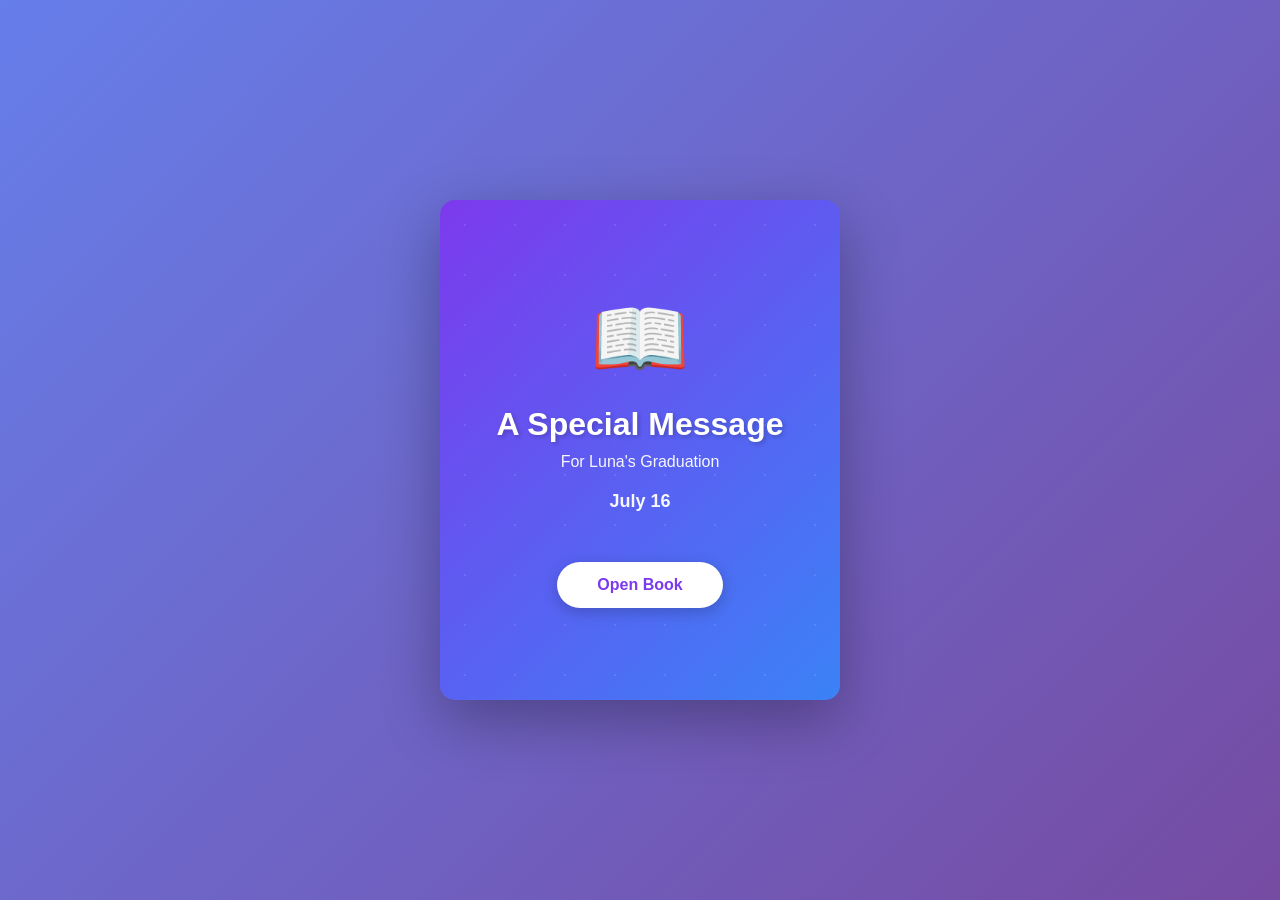
<file: luna-graduation/index.html>
<!DOCTYPE html>
<html lang="en">
<head>
    <meta charset="UTF-8">
    <meta name="viewport" content="width=device-width, initial-scale=1.0">
    <title>Congratulations Luna - Graduation</title>
    <link rel="stylesheet" href="styles.css">
</head>
<body>
    <!-- Book Cover Container -->
    <div class="book-container" id="bookContainer">
        <div class="book">
            <div class="book-cover">
                <div class="cover-content">
                    <h1>📖</h1>
                    <h2>A Special Message</h2>
                    <p>For Luna's Graduation</p>
                    <p class="date">July 16</p>
                    <button class="open-btn" id="openBtn">Open Book</button>
                </div>
            </div>
        </div>
    </div>

    <!-- Message Content -->
    <div class="message-container hidden" id="messageContainer">
        <div class="message-content">
            <button class="close-btn" id="closeBtn">← Back to Book</button>
            
            <div class="message-box">
                <h1 class="title">Congratulations Luna 🎓✨</h1>
                
                <div class="message-text">
                    <p>Hindi ko alam kung paano ko ilalagay lahat ng gusto kong sabihin dahil sobrang proud talaga ako sa'yo. Parang kailan lang, isa lang itong pangarap na unti-unti mong binubuo, tapos ngayon, malapit mo na talagang maabot. Nakakatuwang isipin kung gaano karaming pagod, puyat, stress, pressure, at sacrifices ang pinagdaanan mo para makarating sa puntong ito. At kahit may mga pagkakataong nahirapan ka, napagod ka, o gusto mo nang sumuko, pinili mo pa ring magpatuloy.</p>

                    <p>July will not just be another month for you. Isa itong reminder na kaya mong lampasan ang mga bagay na akala mo noon ay imposible. Every requirement na tinapos mo, every exam na pinaghirapan mo, every challenge na hinarap mo lahat ng iyon naging parte ng journey mo para makarating sa graduation day mo.</p>

                    <p>Sobrang hanga ako sa determination mo. Hindi lang dahil gagraduate ka, kundi dahil nakita ko kung paano mo nilabanan ang mga araw na mahirap. Yung mga panahong walang ibang nakakakita ng effort mo pero me yes i saw. Yung mga araw na pagod ka na pero pinili mong tapusin pa rin ang kailangan mong gawin. Hindi madali ang ginawa mo, at deserve mo lahat ng recognition at success na matatanggap mo.</p>

                    <p>Habang papalapit ang graduation mo, sana maglaan ka rin ng oras para tingnan kung gaano kalayo na ang narating mo. Madalas kasi sobrang focused tayo sa susunod na goal kaya nakakalimutan nating i-celebrate yung mga achievements na meron na tayo ngayon. This is one of those moments na talagang deserve mong ipagmalaki ang sarili mo.</p>

                    <p>At gusto ko ring malaman mo na isa ka rin sa mga dahilan kung bakit hindi ako sumusuko sa pag-aaral ko. Sa tuwing nakikita ko yung sipag, tiyaga, at dedication mo, mas lalo akong nae-engganyo na gawin din ang best ko para maabot ko rin yung mga pangarap ko. Balang araw, alam kong magiging successful din tayo sa sarili nating paraan at dahil sa lahat ng paghihirap at sakripisyong ginagawa natin ngayon. Thank you for always understanding me, lalo na sa mga panahong hindi ko maayos maipaliwanag yung sarili ko. Kung tutuusin, kung wala ka, parang wala rin akong kakampi sa maraming pagkakataon, kaya sobrang thankful ako sa'yo at sa suporta na lagi mong pinaparamdam.</p>

                    <p>I hope you know na maraming opportunities ang naghihintay sa'yo pagkatapos nito. New experiences, new challenges, new people, and new dreams. At kahit nakaka-excite ang future, huwag mong kalimutan na ang dahilan kung bakit ka makakarating doon ay dahil sa taong pinili mong maging ngayon—masipag, matatag, at hindi basta-basta sumusuko.</p>

                    <p>Thank you rin dahil naging inspirasyon ka sa sarili mong paraan. Nakakatuwang makita ang isang taong may pangarap at talagang ginagawa ang lahat para maabot iyon. Hindi lahat ng tao kayang gawin ang ginawa mo, kaya sana huwag mong maliitin ang achievement na ito. Graduation is not just about receiving a diploma. It's about proving to yourself that you can start something difficult and finish it.</p>

                    <p>Sa graduation day mo, sana ngumiti ka nang malaki. Sana ma-enjoy mo ang bawat segundo ng araw na iyon. Take lots of pictures, celebrate with the people who supported you, and cherish the moment. You've earned it.</p>

                    <p>Again, congratulations. I'm genuinely proud of you and everything you've accomplished. This is only the beginning of greater things ahead. Whatever path you choose after graduation, I know you'll do amazing things because you've already proven how strong and capable you are.</p>

                    <p>You did it. And you deserve every bit of success that's coming your way. 🌻🎓✨ So Proud of you. Always. ❤️🥹</p>
                </div>

                <div class="signature">
                    <p>- Yuuta</p>
                </div>
            </div>

            <div class="action-buttons">
                <button class="btn btn-primary" id="celebrateBtn">🎉 Celebrate!</button>
                <button class="btn btn-secondary" id="scrollTopBtn">📖 Back to Top</button>
            </div>
        </div>
    </div>

    <!-- Confetti Container -->
    <div class="confetti-container" id="confettiContainer"></div>

    <script src="script.js"></script>
</body>
</html>
</file>
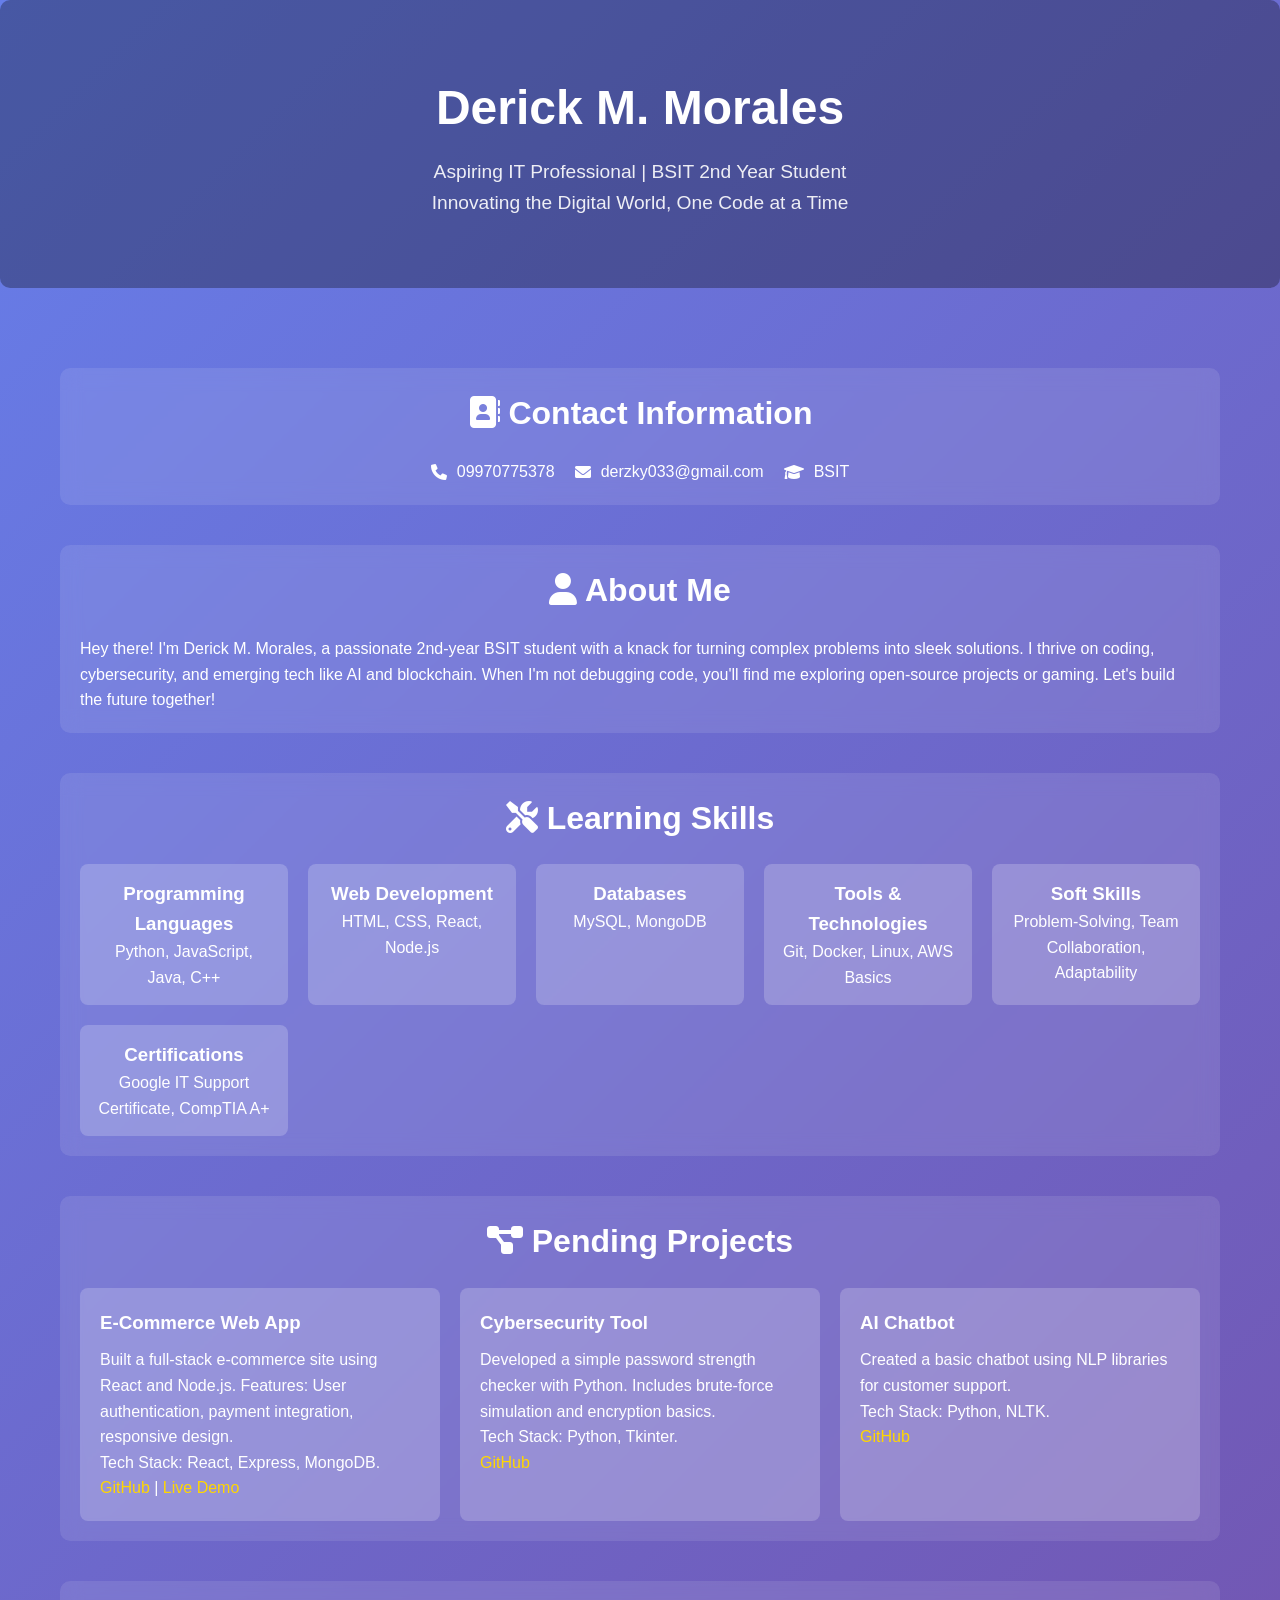
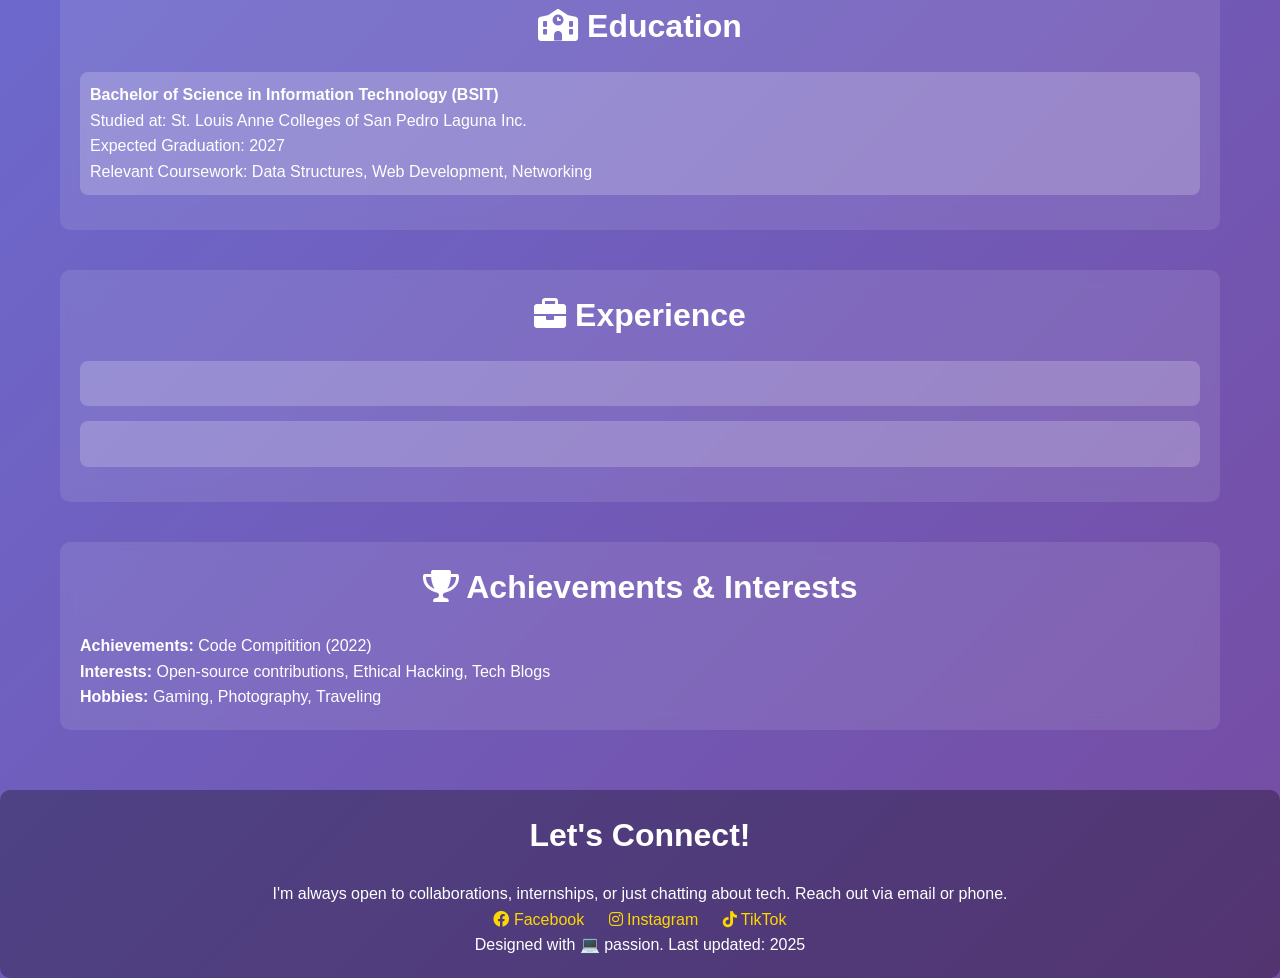
<file: code.html>
<!DOCTYPE html>
<html lang="en">
<head>
    <meta charset="UTF-8">
    <meta name="viewport" content="width=device-width, initial-scale=1.0">
    <title>Susshie's Web - Portfolio</title>
    <link rel="stylesheet" href="https://cdnjs.cloudflare.com/ajax/libs/font-awesome/6.0.0/css/all.min.css">
    <style>
        * {
            margin: 0;
            padding: 0;
            box-sizing: border-box;
        }
        body {
            font-family: 'Arial', sans-serif;
            background: linear-gradient(135deg, #667eea 0%, #764ba2 100%);
            color: #fff;
            line-height: 1.6;
            overflow-x: hidden;
        }
        .container {
            max-width: 1200px;
            margin: 0 auto;
            padding: 20px;
        }
        header {
            text-align: center;
            padding: 50px 0;
            background: rgba(0, 0, 0, 0.3);
            border-radius: 10px;
            margin-bottom: 20px;
        }
        header h1 {
            font-size: 3em;
            margin-bottom: 10px;
        }
        header p {
            font-size: 1.2em;
            opacity: 0.9;
        }
        section {
            margin: 40px 0;
            padding: 20px;
            background: rgba(255, 255, 255, 0.1);
            border-radius: 10px;
            backdrop-filter: blur(10px);
        }
        h2 {
            font-size: 2em;
            margin-bottom: 20px;
            text-align: center;
        }
        .contact {
            display: flex;
            justify-content: center;
            flex-wrap: wrap;
            gap: 20px;
        }
        .contact-item {
            display: flex;
            align-items: center;
            gap: 10px;
        }
        .skills {
            display: grid;
            grid-template-columns: repeat(auto-fit, minmax(200px, 1fr));
            gap: 20px;
        }
        .skill-item {
            background: rgba(255, 255, 255, 0.2);
            padding: 15px;
            border-radius: 8px;
            text-align: center;
        }
        .projects {
            display: grid;
            grid-template-columns: repeat(auto-fit, minmax(300px, 1fr));
            gap: 20px;
        }
        .project-item {
            background: rgba(255, 255, 255, 0.2);
            padding: 20px;
            border-radius: 8px;
        }
        .project-item h3 {
            margin-bottom: 10px;
        }
        .project-item a {
            color: #ffd700;
            text-decoration: none;
        }
        .experience, .education {
            list-style: none;
        }
        .experience li, .education li {
            margin-bottom: 15px;
            padding: 10px;
            background: rgba(255, 255, 255, 0.2);
            border-radius: 8px;
        }
        footer {
            text-align: center;
            padding: 20px;
            background: rgba(0, 0, 0, 0.3);
            border-radius: 10px;
        }
        footer a {
            color: #ffd700;
            margin: 0 10px;
            text-decoration: none;
        }
        @media (max-width: 768px) {
            header h1 {
                font-size: 2em;
            }
            header p {
                font-size: 1em;
            }
            h2 {
                font-size: 1.5em;
            }
            .projects {
                grid-template-columns: 1fr;
            }
            .skills {
                grid-template-columns: 1fr;
            }
            .contact {
                flex-direction: column;
                gap: 15px;
            }
            footer a {
                display: block;
                margin: 10px 0;
            }
        }
        @media (max-width: 480px) {
            header {
                padding: 30px 0;
            }
            header h1 {
                font-size: 1.8em;
            }
            section {
                margin: 20px 0;
                padding: 15px;
            }
            .contact-item {
                font-size: 0.9em;
            }
        }
    </style>
</head>
<body>
    <header>
        <div class="container">
            <h1>Derick M. Morales</h1>
            <p>Aspiring IT Professional | BSIT 2nd Year Student</p>
            <p>Innovating the Digital World, One Code at a Time</p>
        </div>
    </header>

    <main class="container">
        <section id="contact">
            <h2><i class="fas fa-address-book"></i> Contact Information</h2>
            <div class="contact">
                <div class="contact-item">
                    <i class="fas fa-phone"></i>
                    <span>09970775378</span>
                </div>
                <div class="contact-item">
                    <i class="fas fa-envelope"></i>
                    <span>derzky033@gmail.com</span>
                </div>
                <div class="contact-item">
                    <i class="fas fa-graduation-cap"></i>
                    <span>BSIT</span>
                </div>
            </div>
        </section>

        <section id="about">
            <h2><i class="fas fa-user"></i> About Me</h2>
            <p>Hey there! I'm Derick M. Morales, a passionate 2nd-year BSIT student with a knack for turning complex problems into sleek solutions. I thrive on coding, cybersecurity, and emerging tech like AI and blockchain. When I'm not debugging code, you'll find me exploring open-source projects or gaming. Let's build the future together!</p>
        </section>

        <section id="skills">
            <h2><i class="fas fa-tools"></i> Learning Skills</h2>
            <div class="skills">
                <div class="skill-item">
                    <h3>Programming Languages</h3>
                    <p>Python, JavaScript, Java, C++</p>
                </div>
                <div class="skill-item">
                    <h3>Web Development</h3>
                    <p>HTML, CSS, React, Node.js</p>
                </div>
                <div class="skill-item">
                    <h3>Databases</h3>
                    <p>MySQL, MongoDB</p>
                </div>
                <div class="skill-item">
                    <h3>Tools & Technologies</h3>
                    <p>Git, Docker, Linux, AWS Basics</p>
                </div>
                <div class="skill-item">
                    <h3>Soft Skills</h3>
                    <p>Problem-Solving, Team Collaboration, Adaptability</p>
                </div>
                <div class="skill-item">
                    <h3>Certifications</h3>
                    <p>Google IT Support Certificate, CompTIA A+</p>
                </div>
            </div>
        </section>

        <section id="projects">
            <h2><i class="fas fa-project-diagram"></i> Pending Projects</h2>
            <div class="projects">
                <div class="project-item">
                    <h3>E-Commerce Web App</h3>
                    <p>Built a full-stack e-commerce site using React and Node.js. Features: User authentication, payment integration, responsive design.</p>
                    <p>Tech Stack: React, Express, MongoDB.</p>
                    <a href="https://github.com/yourusername/project">GitHub</a> | <a href="https://yourapp.com">Live Demo</a>
                </div>
                <div class="project-item">
                    <h3>Cybersecurity Tool</h3>
                    <p>Developed a simple password strength checker with Python. Includes brute-force simulation and encryption basics.</p>
                    <p>Tech Stack: Python, Tkinter.</p>
                    <a href="https://github.com/yourusername/project">GitHub</a>
                </div>
                <div class="project-item">
                    <h3>AI Chatbot</h3>
                    <p>Created a basic chatbot using NLP libraries for customer support.</p>
                    <p>Tech Stack: Python, NLTK.</p>
                    <a href="https://github.com/yourusername/project">GitHub</a>
                </div>
            </div>
        </section>

        <section id="education">
            <h2><i class="fas fa-school"></i> Education</h2>
            <ul class="education">
                <li>
                    <strong>Bachelor of Science in Information Technology (BSIT)</strong><br>
                    Studied at: St. Louis Anne Colleges of San Pedro Laguna Inc.<br>
                    Expected Graduation: 2027<br>
                    Relevant Coursework: Data Structures, Web Development, Networking
                </li>
            </ul>
        </section>

        <section id="experience">
            <h2><i class="fas fa-briefcase"></i> Experience</h2>
            <ul class="experience">
                <li>
                    <strong></strong><br>

                </li>
                <li>
                    <strong></strong><br>
                    
                </li>
            </ul>
        </section>

        <section id="achievements">
            <h2><i class="fas fa-trophy"></i> Achievements & Interests</h2>
            <p><strong>Achievements:</strong> Code Compitition (2022)</p>
            <p><strong>Interests:</strong> Open-source contributions, Ethical Hacking, Tech Blogs</p>
            <p><strong>Hobbies:</strong> Gaming, Photography, Traveling</p>
        </section>
    </main>

    <footer>
        <h2>Let's Connect!</h2>
        <p>I'm always open to collaborations, internships, or just chatting about tech. Reach out via email or phone.</p>
        <a href="https://www.facebook.com/Susshie03/"><i class="fab fa-facebook"></i> Facebook</a>
        <a href="https://www.instagram.com/susshie_03/"><i class="fab fa-instagram"></i> Instagram</a>
        <a href="https://www.tiktok.com/@sushii425"><i class="fab fa-tiktok"></i> TikTok</a>
        <p>Designed with 💻 passion. Last updated: 2025</p>
    </footer>
</body>
</html>
</file>
<file: luna-graduation/styles.css>
:root {
    --primary-purple: #7c3aed;
    --primary-blue: #3b82f6;
    --light-purple: #a78bfa;
    --light-blue: #60a5fa;
    --dark-purple: #5b21b6;
    --dark-blue: #1e40af;
    --accent-pink: #ec4899;
    --background: linear-gradient(135deg, #667eea 0%, #764ba2 100%);
}

* {
    margin: 0;
    padding: 0;
    box-sizing: border-box;
}

body {
    font-family: 'Segoe UI', Tahoma, Geneva, Verdana, sans-serif;
    background: var(--background);
    min-height: 100vh;
    display: flex;
    align-items: center;
    justify-content: center;
    padding: 20px;
    overflow-x: hidden;
}

/* Book Container */
.book-container {
    perspective: 1000px;
    width: 100%;
    max-width: 500px;
    height: auto;
    display: flex;
    align-items: center;
    justify-content: center;
    transition: all 0.5s ease;
}

.book-container.hidden {
    display: none;
}

.book {
    width: 100%;
    display: flex;
    justify-content: center;
}

.book-cover {
    width: 100%;
    max-width: 400px;
    height: 500px;
    background: linear-gradient(135deg, var(--primary-purple) 0%, var(--primary-blue) 100%);
    border-radius: 15px;
    padding: 40px;
    box-shadow: 0 20px 60px rgba(0, 0, 0, 0.3);
    display: flex;
    flex-direction: column;
    align-items: center;
    justify-content: center;
    text-align: center;
    color: white;
    position: relative;
    overflow: hidden;
    animation: bookFadeIn 0.8s ease;
}

.book-cover::before {
    content: '';
    position: absolute;
    top: -50%;
    right: -50%;
    width: 200%;
    height: 200%;
    background: radial-gradient(circle, rgba(255, 255, 255, 0.1) 1px, transparent 1px);
    background-size: 50px 50px;
    animation: movePattern 20s linear infinite;
}

.cover-content {
    position: relative;
    z-index: 1;
}

.book-cover h1 {
    font-size: 80px;
    margin-bottom: 20px;
    animation: bounce 2s infinite;
}

.book-cover h2 {
    font-size: 32px;
    font-weight: 600;
    margin-bottom: 10px;
    text-shadow: 2px 2px 4px rgba(0, 0, 0, 0.2);
}

.book-cover p {
    font-size: 16px;
    margin-bottom: 10px;
    opacity: 0.95;
}

.book-cover .date {
    font-size: 18px;
    font-weight: 600;
    margin-top: 20px;
    margin-bottom: 30px;
}

/* Buttons */
.open-btn {
    background: white;
    color: var(--primary-purple);
    border: none;
    padding: 14px 40px;
    font-size: 16px;
    font-weight: 600;
    border-radius: 25px;
    cursor: pointer;
    transition: all 0.3s ease;
    box-shadow: 0 4px 15px rgba(0, 0, 0, 0.2);
    margin-top: 20px;
}

.open-btn:hover {
    transform: translateY(-3px);
    box-shadow: 0 6px 20px rgba(0, 0, 0, 0.3);
}

.open-btn:active {
    transform: translateY(-1px);
}

/* Message Container */
.message-container {
    width: 100%;
    max-width: 800px;
    max-height: 100vh;
    overflow-y: auto;
    animation: slideUp 0.8s ease;
    display: flex;
    flex-direction: column;
}

.message-container.hidden {
    display: none;
}

.message-content {
    width: 100%;
    background: white;
    border-radius: 15px;
    box-shadow: 0 20px 60px rgba(0, 0, 0, 0.3);
    padding: 40px;
    animation: fadeIn 0.8s ease;
}

.close-btn {
    background: linear-gradient(135deg, var(--primary-purple), var(--primary-blue));
    color: white;
    border: none;
    padding: 10px 20px;
    border-radius: 20px;
    cursor: pointer;
    font-size: 14px;
    margin-bottom: 30px;
    transition: all 0.3s ease;
}

.close-btn:hover {
    transform: translateX(-5px);
    box-shadow: 0 4px 15px rgba(124, 58, 237, 0.4);
}

/* Message Box */
.message-box {
    margin-bottom: 30px;
}

.title {
    font-size: 42px;
    background: linear-gradient(135deg, var(--primary-purple), var(--primary-blue));
    -webkit-background-clip: text;
    -webkit-text-fill-color: transparent;
    background-clip: text;
    margin-bottom: 30px;
    text-align: center;
    font-weight: 700;
}

.message-text {
    line-height: 1.8;
    color: #333;
    font-size: 16px;
}

.message-text p {
    margin-bottom: 20px;
    text-align: justify;
    color: #444;
}

.signature {
    text-align: right;
    margin-top: 40px;
    padding-top: 20px;
    border-top: 2px solid #eee;
}

.signature p {
    font-size: 20px;
    font-weight: 600;
    background: linear-gradient(135deg, var(--primary-purple), var(--primary-blue));
    -webkit-background-clip: text;
    -webkit-text-fill-color: transparent;
    background-clip: text;
    margin: 0;
}

/* Action Buttons */
.action-buttons {
    display: flex;
    gap: 15px;
    justify-content: center;
    margin-top: 40px;
    flex-wrap: wrap;
}

.btn {
    padding: 14px 30px;
    border: none;
    border-radius: 25px;
    font-size: 16px;
    font-weight: 600;
    cursor: pointer;
    transition: all 0.3s ease;
    box-shadow: 0 4px 15px rgba(0, 0, 0, 0.1);
}

.btn-primary {
    background: linear-gradient(135deg, var(--primary-purple), var(--primary-blue));
    color: white;
}

.btn-primary:hover {
    transform: translateY(-3px);
    box-shadow: 0 6px 25px rgba(124, 58, 237, 0.4);
}

.btn-secondary {
    background: white;
    color: var(--primary-purple);
    border: 2px solid var(--primary-purple);
}

.btn-secondary:hover {
    background: var(--primary-purple);
    color: white;
    transform: translateY(-3px);
}

.btn:active {
    transform: translateY(-1px);
}

/* Confetti */
.confetti-container {
    position: fixed;
    top: 0;
    left: 0;
    width: 100%;
    height: 100%;
    pointer-events: none;
    z-index: 1000;
}

.confetti {
    position: fixed;
    width: 10px;
    height: 10px;
    pointer-events: none;
    animation: fall linear forwards;
}

/* Animations */
@keyframes bounce {
    0%, 100% { transform: translateY(0); }
    50% { transform: translateY(-20px); }
}

@keyframes bookFadeIn {
    from {
        opacity: 0;
        transform: scale(0.8);
    }
    to {
        opacity: 1;
        transform: scale(1);
    }
}

@keyframes slideUp {
    from {
        opacity: 0;
        transform: translateY(30px);
    }
    to {
        opacity: 1;
        transform: translateY(0);
    }
}

@keyframes fadeIn {
    from {
        opacity: 0;
    }
    to {
        opacity: 1;
    }
}

@keyframes movePattern {
    0% {
        transform: translate(0, 0);
    }
    100% {
        transform: translate(50px, 50px);
    }
}

@keyframes fall {
    to {
        transform: translateY(100vh) rotate(360deg);
        opacity: 0;
    }
}

/* Scrollbar Styling */
.message-container::-webkit-scrollbar {
    width: 8px;
}

.message-container::-webkit-scrollbar-track {
    background: #f1f1f1;
    border-radius: 10px;
}

.message-container::-webkit-scrollbar-thumb {
    background: linear-gradient(135deg, var(--primary-purple), var(--primary-blue));
    border-radius: 10px;
}

.message-container::-webkit-scrollbar-thumb:hover {
    background: var(--primary-purple);
}

/* Responsive */
@media (max-width: 768px) {
    .message-content {
        padding: 25px;
    }

    .title {
        font-size: 32px;
    }

    .message-text {
        font-size: 15px;
    }

    .message-text p {
        text-align: left;
    }

    .book-cover {
        height: 450px;
        padding: 30px;
    }

    .book-cover h2 {
        font-size: 26px;
    }

    .action-buttons {
        flex-direction: column;
    }

    .btn {
        width: 100%;
    }
}

@media (max-width: 480px) {
    .message-content {
        padding: 20px;
        border-radius: 10px;
    }

    .title {
        font-size: 26px;
    }

    .book-cover {
        height: 400px;
        max-width: 100%;
        border-radius: 10px;
    }

    .book-cover h1 {
        font-size: 60px;
    }

    .book-cover h2 {
        font-size: 22px;
    }

    .open-btn {
        padding: 12px 30px;
        font-size: 14px;
    }

    .close-btn {
        padding: 8px 16px;
        font-size: 12px;
    }
}
</file>
